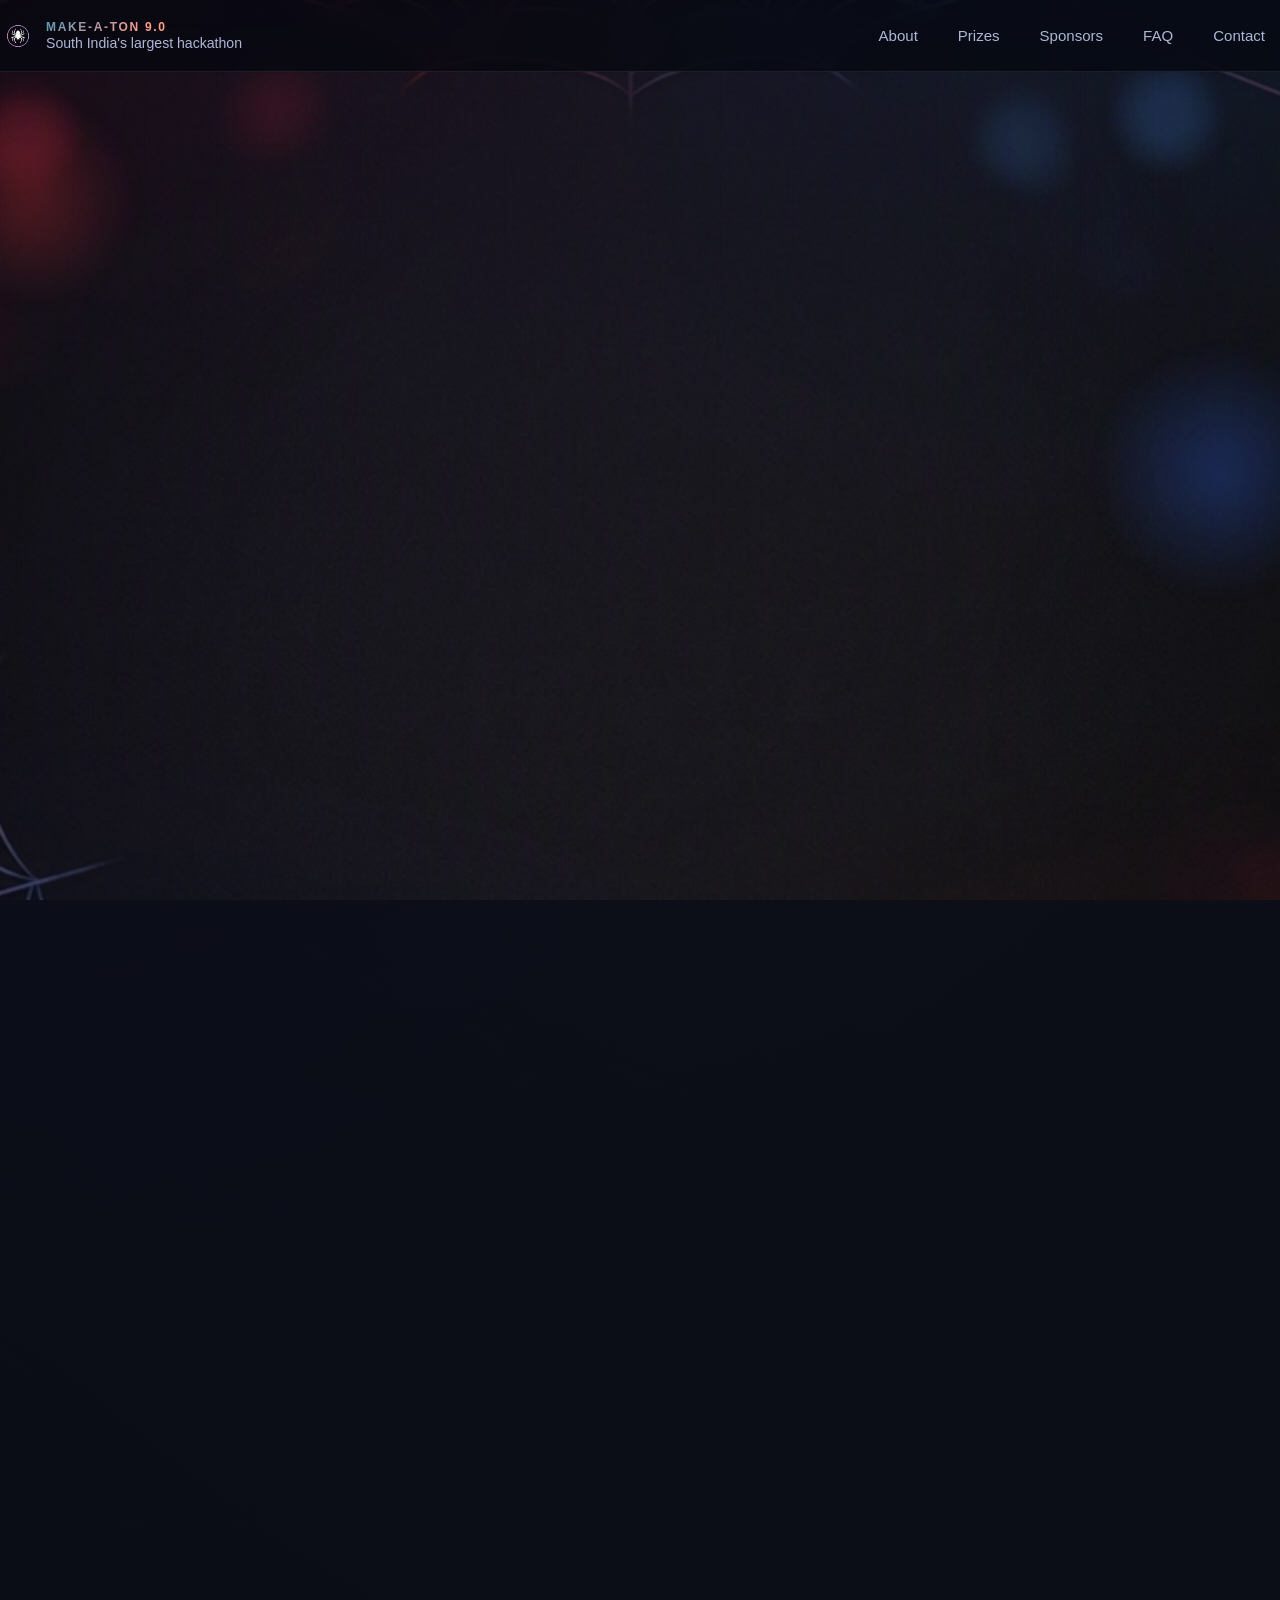
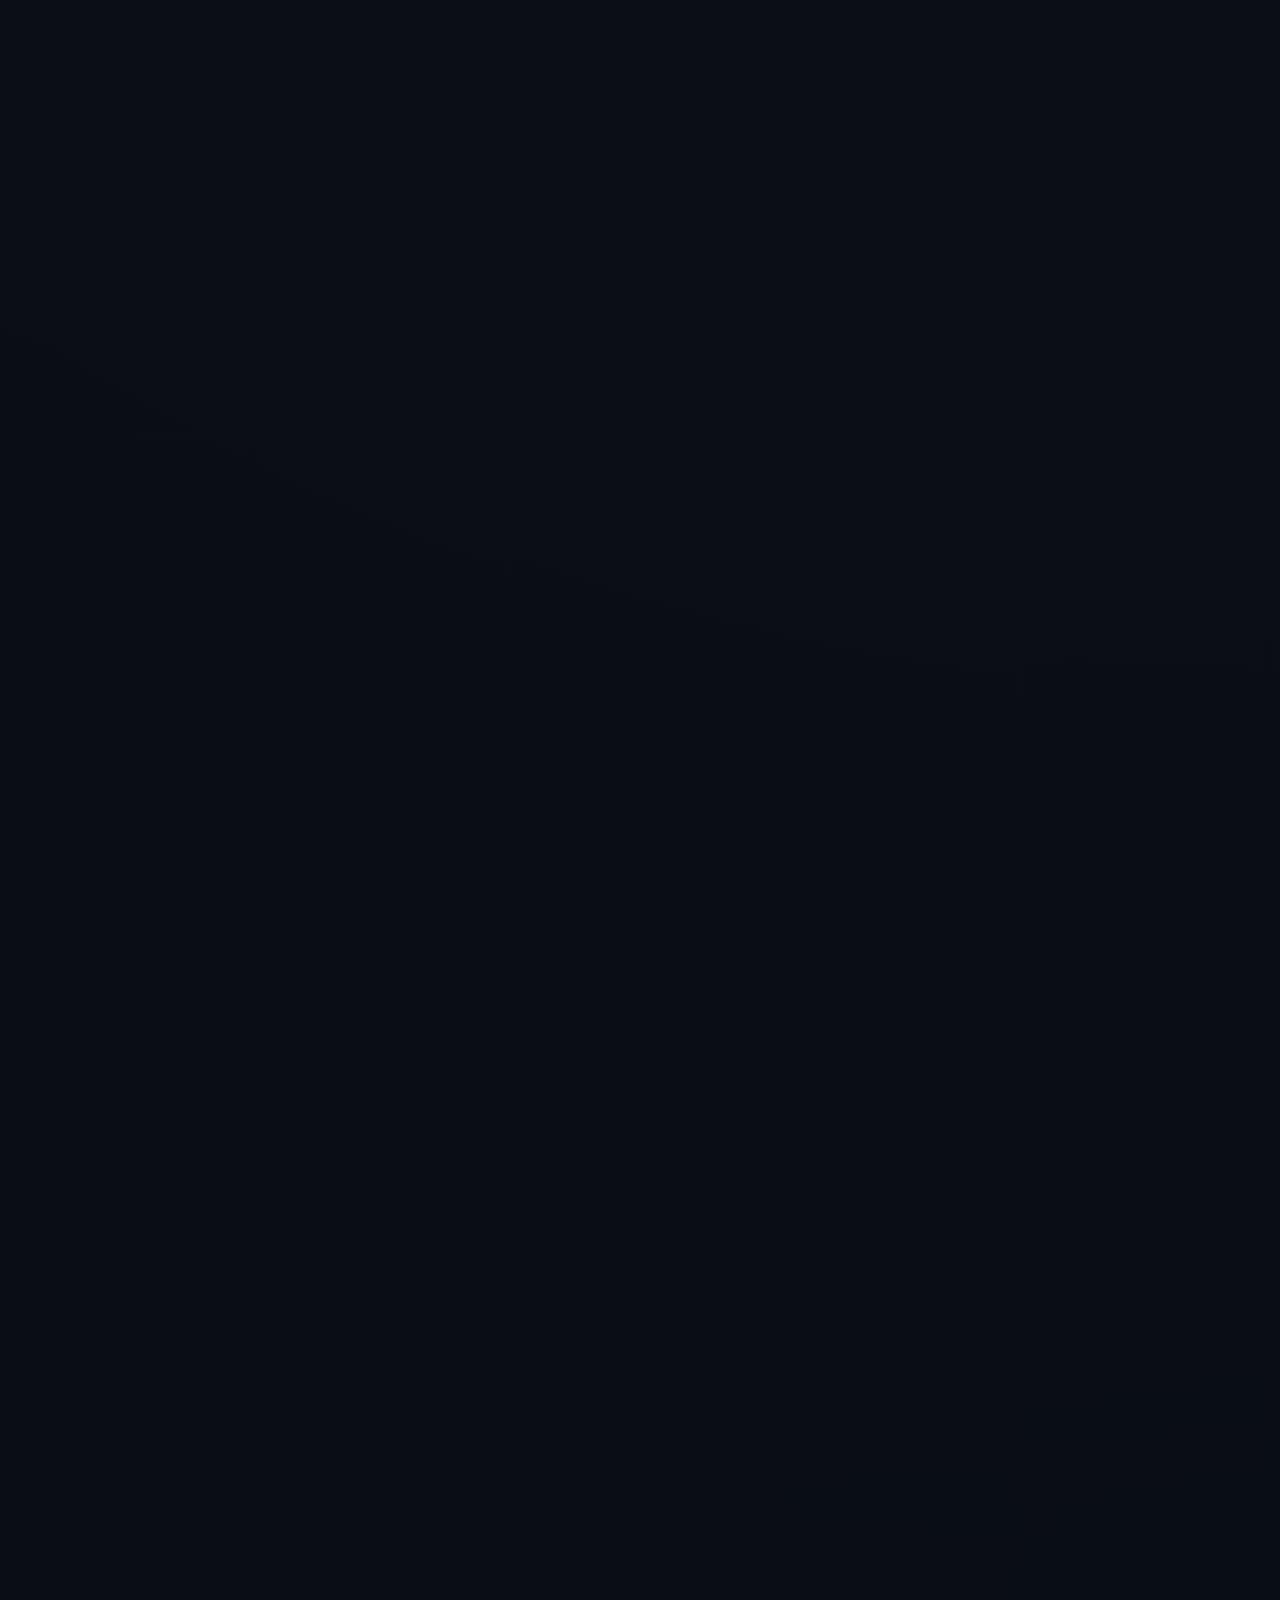
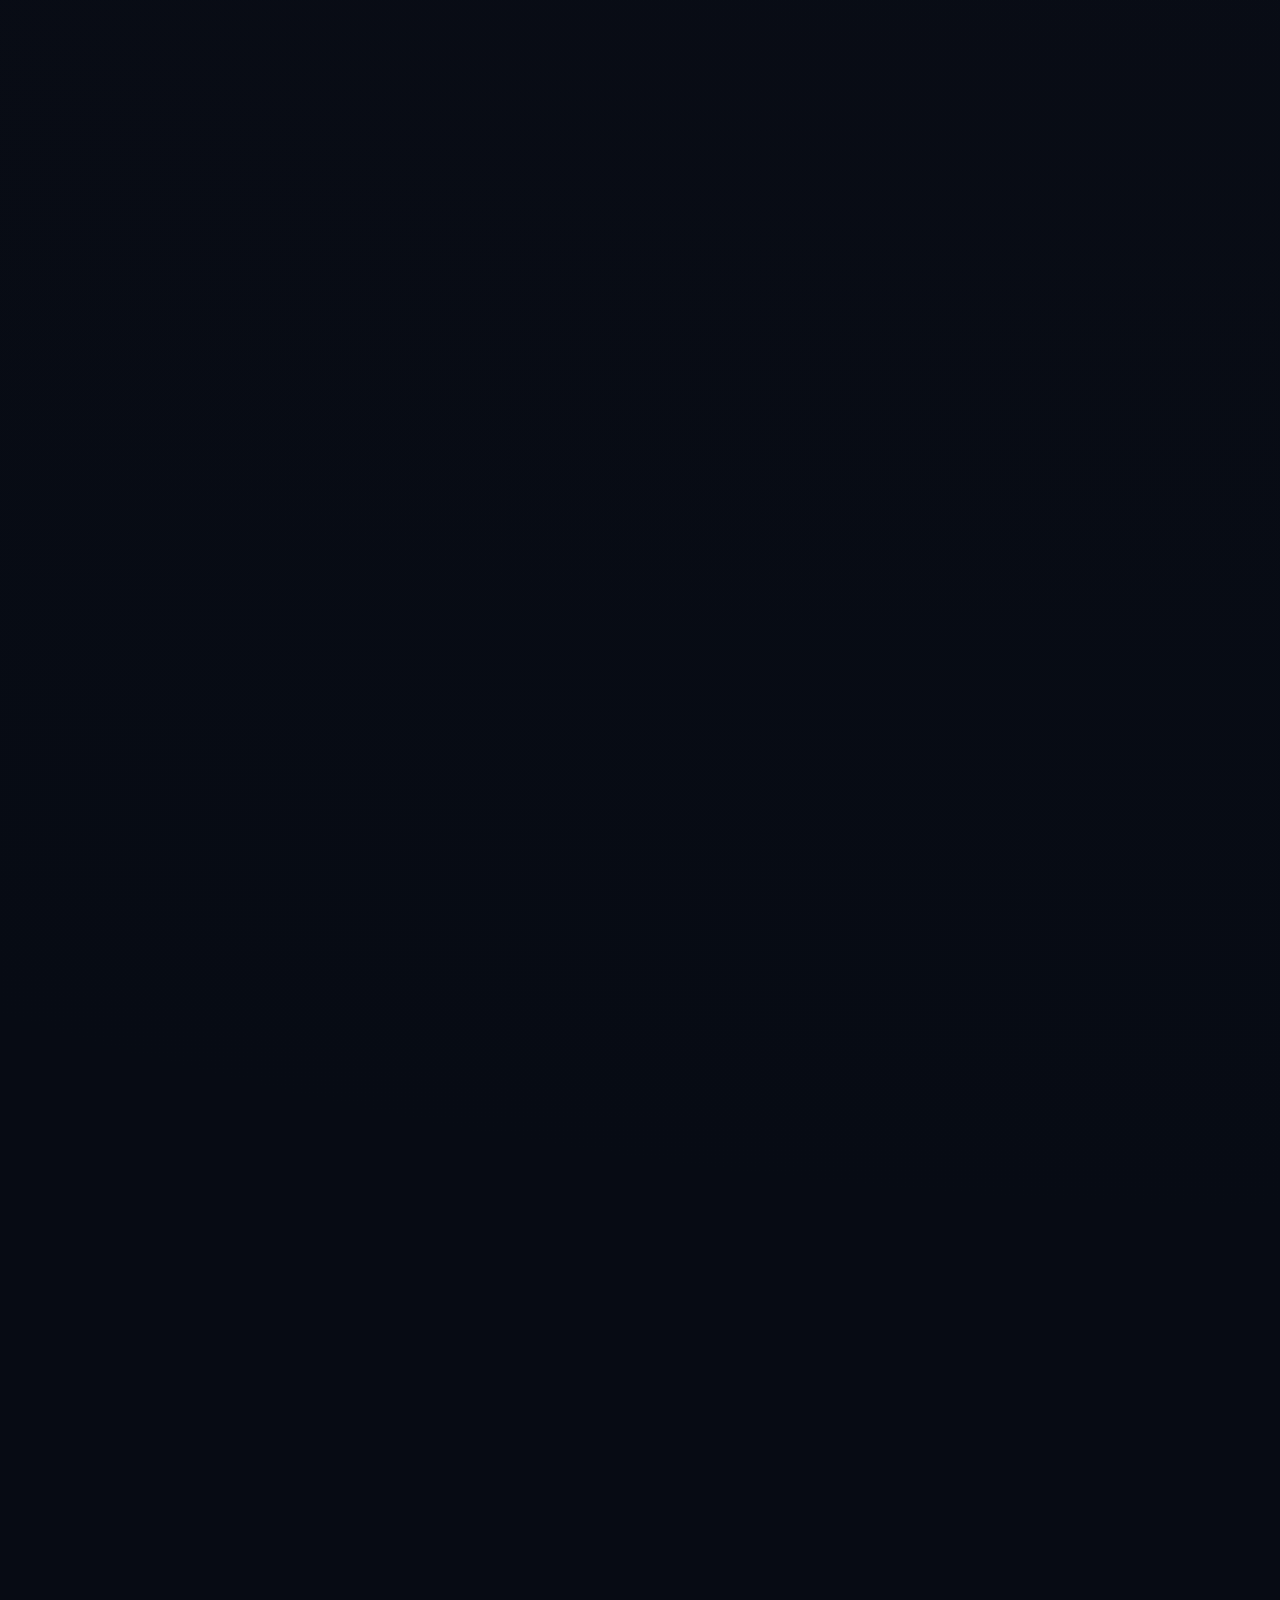
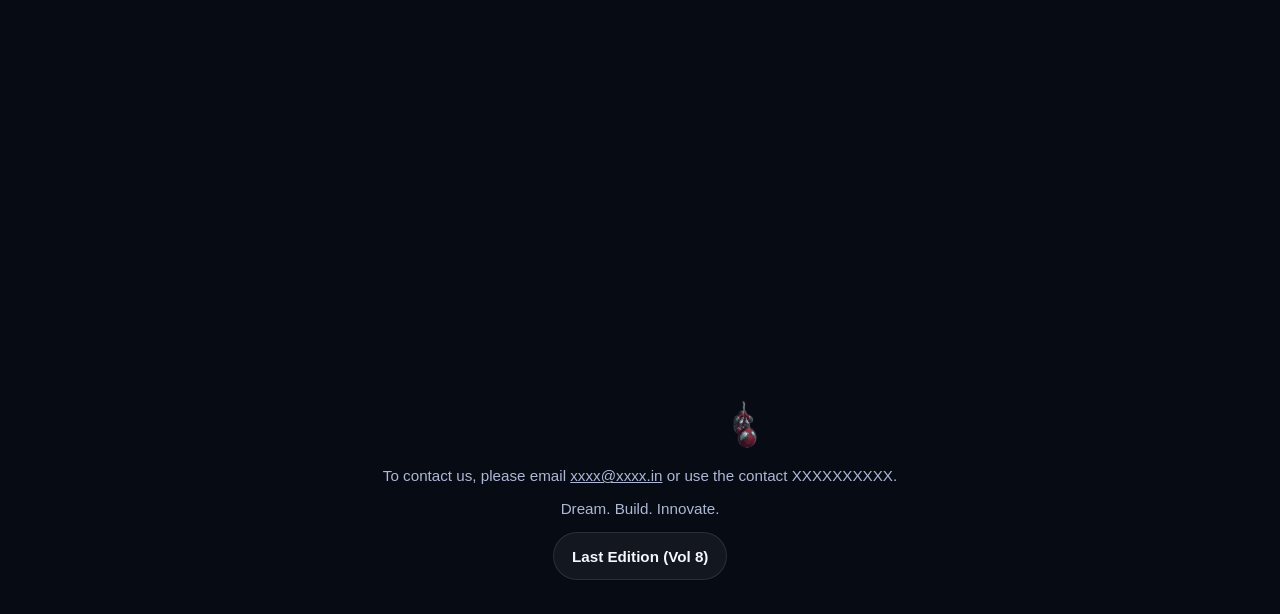
<file: index.html>
<!DOCTYPE html>
<html lang="en">
<head>
    <meta charset="UTF-8">
    <meta name="viewport" content="width=device-width, initial-scale=1.0">
    <title>Make-A-Ton 9.0 | South India's Largest Hackathon</title>
    <link rel="stylesheet" href="assets/styles.css">
    <link rel="stylesheet" href="assets/hero.css">
    <link rel="stylesheet" href="assets/sections.css">
    <link rel="stylesheet" href="assets/animations.css">
    <link rel="stylesheet" href="assets/responsive.css">
    <link rel="stylesheet" href="https://cdnjs.cloudflare.com/ajax/libs/font-awesome/6.4.0/css/all.min.css">
    <link href="https://fonts.googleapis.com/css2?family=Rajdhani:wght@600;700&display=swap" rel="stylesheet">
    </head>
<body>
    <div class="page-shell">
        <div class="ambient-orb orb-red" aria-hidden="true"></div>
        <div class="ambient-orb orb-blue" aria-hidden="true"></div>

        <header class="site-header">
    <div class="container header-inner">
        <a class="brand" href="#home" aria-label="Make-A-Ton home">
            <img class="brand-logo" src="assets/logo3.png" alt="Make-A-Ton Logo">
            <div class="brand-copy">
                <strong>MAKE-A-TON 9.0</strong>
                <span>South India's largest hackathon</span>
            </div>
        </a>
        
        <!-- Hamburger Button (Hidden on Desktop) -->
        <button class="mobile-menu-btn" aria-label="Toggle menu">
            <span class="hamburger-line"></span>
            <span class="hamburger-line"></span>
            <span class="hamburger-line"></span>
        </button>

        <nav class="nav-links" aria-label="Page sections">
            <a href="#intro">About</a>
            <a href="#prizes">Prizes</a>
            <a href="#sponsors">Sponsors</a>
            <a href="#faq">FAQ</a>
            <a href="#contact">Contact</a>
        </nav>
    </div>
</header>

        <main id="home" class="container">
            <section class="hero reveal">
                
                <div class="hero-grid">
                    <div class="hero-copy">
                        
                        <img src="assets/face.png" class="web-overlay web-top-left" alt="" aria-hidden="true">
                        <h4 class="hero-title">MAKE-A-T<img src="assets/O.png" alt="Spider A logo" class="title-spider-logo">N 9.0</h4>
                        <div class="eyebrow">Powered by xxx</div>
                        <!-- <p class="lead">
                            Make-A-Ton 9.0, where ideas become products.
                        </p> -->
                        <div class="hero-meta">
                            <div class="meta-pill"><i class="fa-solid fa-location-dot"></i> Location:
                            <span>CITTIC, CUSAT</span></div>
                            <div class="meta-pill"><i class="fa-solid fa-clock"></i> <span>24 hours of hacking</span></div>
                            <div class="meta-pill"><i class="fa-solid fa-spider"></i> <span>This time, Spider-verse inspired</span></div>
                        </div>
                        <div class="cta-row">
    <div class="spider-button-wrapper">
        <div class="spider-animator" aria-hidden="true"></div>
        <a class="btn btn-primary" href="submit-idea.html">Submit Your Idea</a>
    </div>
    
    <a class="btn btn-secondary" href="#prizes">See the prize pool</a>
</div>
                    </div>

                    <aside class="hero-card">
    <div class="hero-card-inner">
        <div class="event-chip">
            <img src="assets/logo3.png" alt="Make-A-Ton Logo" class="hero-card-logo">
            
            <div>
                <strong>Make-A-Ton 9.0</strong><br>
                <span class="muted-text">XX -XX August, 2026</span>
            </div>
        </div>


                            <div class="event-grid">
                                <div class="stat">
                                    <span class="value">XX+</span>
                                    <div class="label">colleges represented</div>
                                </div>
                                <div class="stat">
                                    <span class="value">XXX+</span>
                                    <div class="label">registrations</div>
                                </div>
                                <div class="stat">
                                    <span class="value">XX+</span>
                                    <div class="label">partners and sponsors</div>
                                </div>
                                <div class="stat">
                                    <span class="value">24 hrs</span>
                                    <div class="label">of nonstop innovation</div>
                                </div>
                            </div>
                        </div>
                    </aside>
                </div>
            </section>

            <section id="intro" class="section reveal">
                <div class="ghost-overlay" aria-hidden="true" data-variant="intro"></div>
                <div class="section-card section-card--intro relative-box">
                    <div class="section-head">
                        <div>
                            <div class="section-kicker">About</div>
                            <h2>Welcome to Make-A-Ton 9.0</h2>
                        </div>
                        <p>
                            The Centre for Innovation, Technology Transfer and Industrial Collaboration (CITTIC) has long nurtured startups and supported innovation across the student community at CUSAT. Make-A-Ton brings that spirit together into one high-energy 24-hour hackathon experience.
                        </p>
                    </div>
                    <div class="cards-grid">
                        <article class="info-card">
                            <h3>What is Make-A-Ton?</h3>
                            <p>Make-A-Ton is a 24-hour innovation sprint where students transform ambitious ideas into working prototypes. Teams collaborate, experiment, and solve real-world problems while learning from mentors and industry experts.</p>
                        </article>
                        <article class="info-card">
                            <h3>Why it matters</h3>
                            <p>From coding marathons to mentorship and networking, the event helps students turn ideas into prototypes and sometimes into startups.</p>
                        </article>
                        <article class="info-card">
                            <h3>Where it happens</h3>
                            <p>Hosted at CITTIC, CUSAT, the experience blends campus energy, industry exposure, and a strong innovation culture.</p>
                        </article>
                    </div>
                    <div class="cta-row">
                        <a class="btn btn-primary" href="past-projects.html">View Past Projects</a>
                        <a class="btn btn-secondary" href="submit-idea.html">Submit Your Idea</a>
                    </div>
                </div>
            </section>


            <section id="prizes" class="section reveal">
                <div class="ghost-overlay" aria-hidden="true" data-variant="prizes"></div>
                <div class="section-card section-card--prizes relative-box">
                    <div class="section-head">
                        <div>
                            <div class="section-kicker">Prizes</div>
                            <h2>Every great idea deserves recognition.</h2>
                        </div>
                        <p>
                            Winning isn't just about the prize money. Outstanding teams also gain visibility, networking opportunities, sponsor recognition, and potential internship opportunities.
                        </p>
                    </div>
                    <div class="cards-grid">
                        <article class="info-card">
                            <h3>Winner</h3>
                            <p>₹XXXXX cash prize and a showcase opportunity for the best overall solution.</p>
                        </article>
                        <article class="info-card">
                            <h3>Runner up</h3>
                            <p>₹XXXXX for the team that brings exceptional execution and innovation to the table.</p>
                        </article>
                        <article class="info-card">
                            <h3>Best product</h3>
                            <p>₹XXXXX for the most polished, practical, and impactful product experience.</p>
                        </article>
                        <article class="info-card">
                            <h3>Hack for XXXXX</h3>
                            <p>Special recognition for a solution that aligns with campus innovation and real-world impact.</p>
                        </article>
                    </div>
                    <div class="cta-row">
    <!--hover-and wrap!-->
    <div class="spider-hover-wrapper">
        <div class="spider-hover-animator" aria-hidden="true"></div>
        <a class="btn btn-primary" href="submit-idea.html">Submit Your Idea</a>
        </div>
        <a class="btn btn-secondary" href="sponsor-us.html">Sponsor Us</a>
        </div>
        </section>


            <section id="sponsors" class="section reveal">
                <div class="ghost-overlay" aria-hidden="true" data-variant="sponsors"></div>
                <div class="section-card section-card--partners relative-box">
                    <div class="section-head">
                        <div>
                            <div class="section-kicker">Partners</div>
                            <h2>Our partners and sponsors</h2>
                        </div>
                        <p>
                            Make-A-Ton is made possible by organizations that invest in student innovation, entrepreneurship, and technology. Together they help create an unforgettable experience for every participant.
                        </p>
                    </div>
                    <div class="partner-grid">
                        <article class="sponsor-card">
                            <h3>Title Sponsor</h3>
                            <p>Presented as the headline supporter of the event and its main showcase.</p>
                        </article>
                        <article class="sponsor-card">
                            <h3>Platinum Sponsor</h3>
                            <p>Elevates the experience with premium visibility and rewards for participants.</p>
                        </article>
                        <article class="sponsor-card">
                            <h3>Gold Sponsor</h3>
                            <p>Backs the hackathon experience through prizes, mentorship, and community outreach.</p>
                        </article>
                        <article class="sponsor-card">
                            <h3>Hackathon Partner</h3>
                            <p>Supports the build challenge, venue experience, and overall execution flow.</p>
                        </article>
                        <article class="sponsor-card">
                            <h3>Knowledge Partner</h3>
                            <p>Brings expert guidance and learning opportunities for student teams.</p>
                        </article>
                        <article class="sponsor-card">
                            <h3>Gifting Partner</h3>
                            <p>Offers swags, goodies, and celebratory rewards for the participants.</p>
                        </article>
                        <article class="sponsor-card">
                            <h3>Digital Security Partner</h3>
                            <p>Helps strengthen the cybersecurity and safety angle of the event experience.</p>
                        </article>
                        <article class="sponsor-card">
                            <h3>Community Partners</h3>
                            <p>Join the event as local champions, student clubs, and innovation advocates.</p>
                        </article>
                    </div>
                    <div class="cta-row">
                        <a class="btn btn-primary" href="sponsor-us.html">Sponsor Us</a>
                        <a class="btn btn-secondary" href="#hardware">See hardware</a>
                    </div>
                </div>
            </section>


            <section id="hardware" class="section reveal">
                <div class="ghost-overlay" aria-hidden="true" data-variant="hardware"></div>
                <div class="section-card section-card--hardware">
                    <div class="section-head">
                        <div>
                            <div class="section-kicker">Hardware</div>
                            <h2>Build Beyond Software</h2>
                        </div>
                        <p>
                            Since the official inventory is still pending, the below is a sample of the types of hardware that may be available for teams to use during the hackathon. The final list will be shared with the participants closer to the event date.
                        </p>
                    </div>
                    <div class="cards-grid">
                        <article class="hardware-card">
                            <h3>Prototyping kits</h3>
                            <p>Microcontroller starter kits, jumper wires, breadboards, and dev boards for rapid builds.</p>
                        </article>
                        <article class="hardware-card">
                            <h3>Connectivity devices</h3>
                            <p>Wi-Fi modules, Bluetooth peripherals, and USB accessories for hardware-backed demos.</p>
                        </article>
                        <article class="hardware-card">
                            <h3>Input and output</h3>
                            <p>Displays, sensors, buttons, LEDs, and other maker-friendly parts that teams can combine creatively.</p>
                        </article>
                    </div>
                </div>
            </section>

            <section id="why-join" class="section reveal">
                <div class="ghost-overlay" aria-hidden="true" data-variant="why-join"></div>
                <div class="section-card section-card--why relative-box">
                    <div class="section-head">
                        <div>
                            <div class="section-kicker">Why join</div>
                            <h2>Why You'll Love Make-A-Ton?</h2>
                        </div>
                        <p>
                            The event offers a mix of collaboration, mentorship, and high-stakes building that makes it a memorable experience for first-time and experienced participants alike.
                        </p>
                    </div>
                    <div class="cards-grid">
                        <article class="reason-card">
                            <ul class="bullet-list">
                                <li>Collaborate with talented students from across the country.</li>
                                <li>Learn from expert mentors who can help you sharpen both the concept and the execution.</li>
                                <li>Compete for prizes, swags, and leave with experience that goes far beyond a certificate.</li>
                            </ul>
                        </article>
                        <article class="reason-card">
                            <ul class="bullet-list">
                                <li>Grow your network with developers, designers, founders, and innovators.</li>
                                <li>Build an idea from scratch in just 24 hours.</li>
                                <li>🕸️ Find your universe. Build your future.</li>
                            </ul>
                        </article>
                    </div>
                </div>
            </section>

            <section id="faq" class="section reveal">
                <div class="section-card section-card--faq">
                    <div class="section-head">
                        <div>
                            <div class="section-kicker">FAQ</div>
                            <h2>Frequently asked questions</h2>
                        </div>
                        <p>Everything you need before you start building.</p>
                    </div>
                    <div class="faq-list">
                        <details open>
                            <summary>Is registration free?</summary>
                            <p>Yes, participation is free for registered teams and individual builders.</p>
                        </details>
                        <details>
                            <summary>Is this a team event?</summary>
                            <p>Yes, teams are encouraged, but individuals can also register and be matched with others.</p>
                        </details>
                        <details>
                            <summary>Is it only for CUSAT students?</summary>
                            <p>While it has strong roots at CUSAT, students from across India are welcome to participate.</p>
                        </details>
                        <details>
                            <summary>Will food and accommodation be provided?</summary>
                            <p>Accommodation and food arrangements are typically shared with participants closer to the event date.</p>
                        </details>
                        <details>
                            <summary>Is there a separate track for hardware projects?</summary>
                            <p>Yes, hardware and prototype-friendly ideas are welcome and encouraged.</p>
                        </details>
                        <details>
                            <summary>Am I a beginner? Is this for me?</summary>
                            <p>Absolutely. Beginners are welcome and often bring some of the best ideas to the table.</p>
                        </details>
                    </div>
                </div>
            </section>

            <section id="contact" class="section reveal">
                <div class="section-card section-card--contact">
                    <div class="section-head">
                        <div>
                            <div class="section-kicker">Contact</div>
                            <h2>Questions? We're Here to Help</h2>
                        </div>
                        <p>Reach out to the Make-A-Ton team for registrations, sponsorships, or any event details.</p>
                    </div>
                    <div class="contact-grid">
                        <div class="contact-card">
                            <h3>Get in touch</h3>
                            <p>Use the form below or email the team directly at <a href="mailto:contact@makeaton.in">contact@makeaton.in</a>.</p>
                            
                            
                            <form id="contactForm">
    <div id="formFields" class="contact-form-fields">
        <input type="text" placeholder="Name" aria-label="Name" required>
        <input type="text" placeholder="Contact number" aria-label="Contact number" required>
        <textarea placeholder="Your message" aria-label="Your message" required></textarea>
        <button class="btn btn-primary contact-form-submit" type="submit">Send Message</button>
    </div>
</form>

<div id="contactSuccess" class="contact-success-message">
    <i class="fa-solid fa-circle-check contact-success-icon"></i>
    <h3 class="contact-success-title">Message Sent!</h3>
    <p class="muted-text contact-success-copy">
        Thanks for reaching out. The Make-A-Ton team will get back to you soon.
    </p>
</div>

                        </div>
                        <div class="contact-card">
                            <h3>Sponsor Us</h3>
                            <p>Support the next edition of Make-A-Ton with prizes, mentorship, swags, or networking opportunities.</p>
                            <ul class="bullet-list">
                                <li>Partner with a student-first innovation event.</li>
                                <li>Reach a wide audience of builders and creators.</li>
                                <li>Get branding, visibility, and engagement opportunities.</li>
                            </ul>
                        </div>
                    </div>
                </div>
            </section>

        </main>

        <footer class="container">
    <div class="footer-row">
        <p>To contact us, please email <a href="mailto:xxxx@xxxx.in">xxxx@xxxx.in</a> or use the contact XXXXXXXXXX.</p>
        <p>Dream. Build. Innovate.</p>
        
        <!-- Wrapped Footer Button -->
        <div class="spider-footer-wrapper">
            <div class="spider-footer-animator" aria-hidden="true"></div>
            <a class="btn btn-secondary" href="last-edition.html">Last Edition (Vol 8)</a>
        </div>
        
    </div>
</footer>
    </div>

    <script>
        const observer = new IntersectionObserver((entries) => {
            entries.forEach((entry) => {
                entry.target.classList.toggle('is-visible', entry.isIntersecting);
            });
        }, { threshold: 0.14 });

        document.querySelectorAll('.reveal').forEach((element) => observer.observe(element));

    
        // Contact Form Interactive Handler
        document.getElementById('contactForm').addEventListener('submit', function(e) {
            e.preventDefault(); // Stops the page from reloading
            document.getElementById('formFields').style.display = 'none'; // Hides the inputs and button
            document.getElementById('contactSuccess').style.display = 'block'; // Reveals the success screen
        });

        // Mobile Scroll Hint Animation for Contact Section
        const contactGrid = document.querySelector('.contact-grid');
        let hasHinted = false; //only once

        if (contactGrid) {
            const scrollHintObserver = new IntersectionObserver((entries) => {
                entries.forEach(entry => {
                    // Check if -->on the screen, hasn't animated yet, and is on a mobile-sized window
                    if (entry.isIntersecting && !hasHinted && window.innerWidth <= 768) {
                        hasHinted = true;
                        
                        // Wait 1 second after it appears, then slide right
                        setTimeout(() => {
                            contactGrid.scrollBy({ left: 120, behavior: 'smooth' });
                            
                            // Wait a fraction of a second, then slide back to original position
                            setTimeout(() => {
                                contactGrid.scrollBy({ left: -120, behavior: 'smooth' });
                            }, 500); 
                        }, 1000);
                    }
                });
            }, { threshold: 0.5 }); // Triggers when 50% of the contact section is visible

            scrollHintObserver.observe(contactGrid);
        }

    
    const menuBtn = document.querySelector('.mobile-menu-btn');
    const navLinks = document.querySelector('.nav-links');
    const menuItems = document.querySelectorAll('.nav-links a');

    // Toggle menu open/close when clicking the hamburger
    menuBtn.addEventListener('click', () => {
        navLinks.classList.toggle('open');
        menuBtn.classList.toggle('open');
    });

    // Automatically close the menu when a link is clicked
    menuItems.forEach(item => {
        item.addEventListener('click', () => {
            navLinks.classList.remove('open');
            menuBtn.classList.remove('open');
        });
    });
    </script>
</body>
</html>
</file>
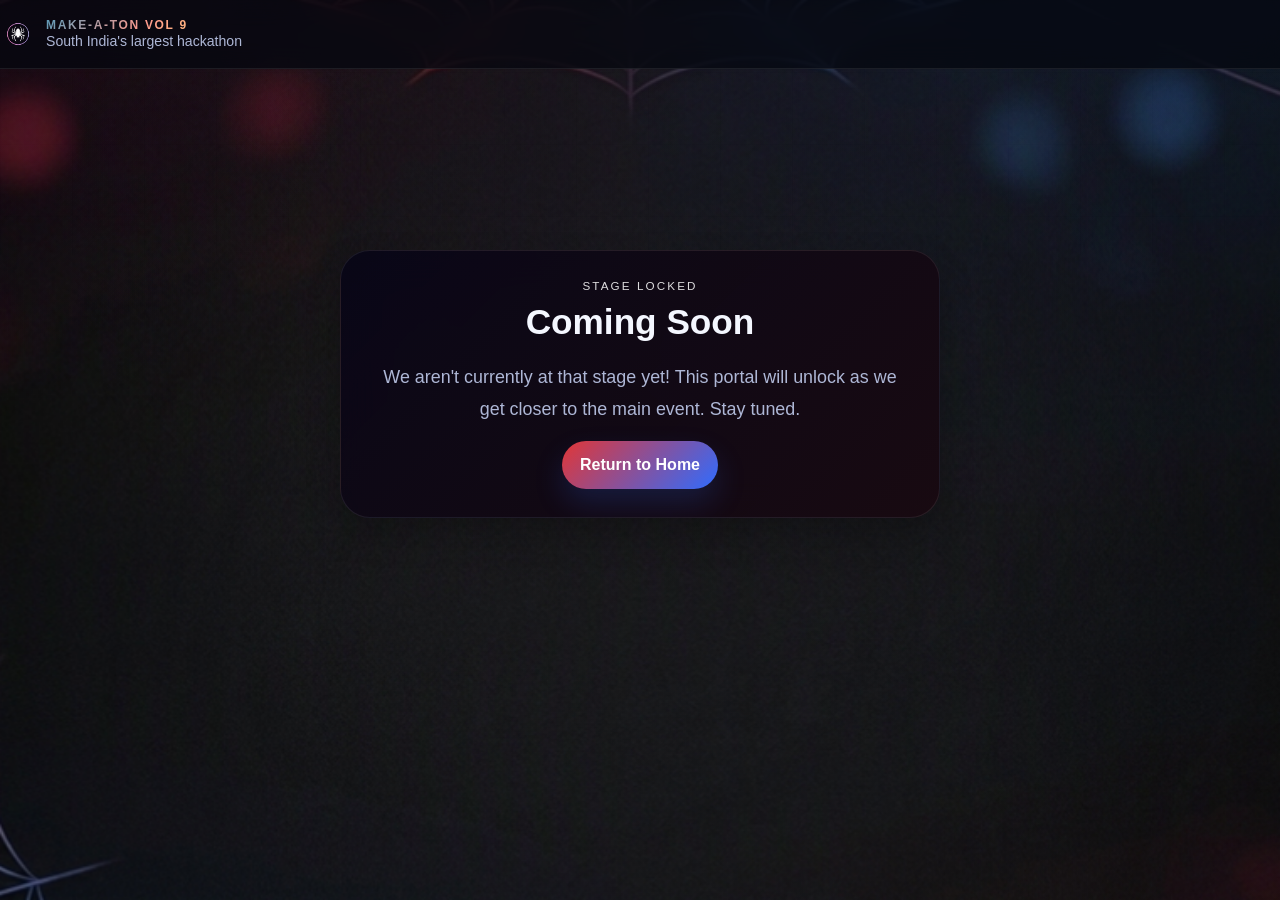
<file: last-edition.html>
<!DOCTYPE html>
<html lang="en">
<head>
    <meta charset="UTF-8">
    <meta name="viewport" content="width=device-width, initial-scale=1.0">
    <title>Coming Soon | Make-A-Ton Vol 9</title>
    <link rel="stylesheet" href="assets/styles.css">
    <link rel="stylesheet" href="assets/hero.css">
    <link rel="stylesheet" href="assets/sections.css">
</head>
<body>
    <div class="page-shell">
        <div class="ambient-orb orb-red" aria-hidden="true"></div>
        <div class="ambient-orb orb-blue" aria-hidden="true"></div>

        <header class="site-header">
    <div class="container header-inner">
        <a class="brand" href="index.html#home">
            <img src="assets/logo3.png" alt="Make-A-Ton Logo" class="brand-logo">
            
            <div class="brand-copy">
                <strong>MAKE-A-TON Vol 9</strong>
                <span>South India's largest hackathon</span>
            </div>
        </a>
    </div>
</header>

        <main class="container coming-soon-page">
    <div class="section-card coming-soon-card">
        <div class="section-kicker">Stage Locked</div>
        <h2 class="coming-soon-title">Coming Soon</h2>
        <p class="lead coming-soon-copy">
            We aren't currently at that stage yet! This portal will unlock as we get closer to the main event. Stay tuned.
        </p>
        <a class="btn btn-primary" href="index.html">Return to Home</a>
    </div>
</main>
    </div>
</body>
</html>
</file>
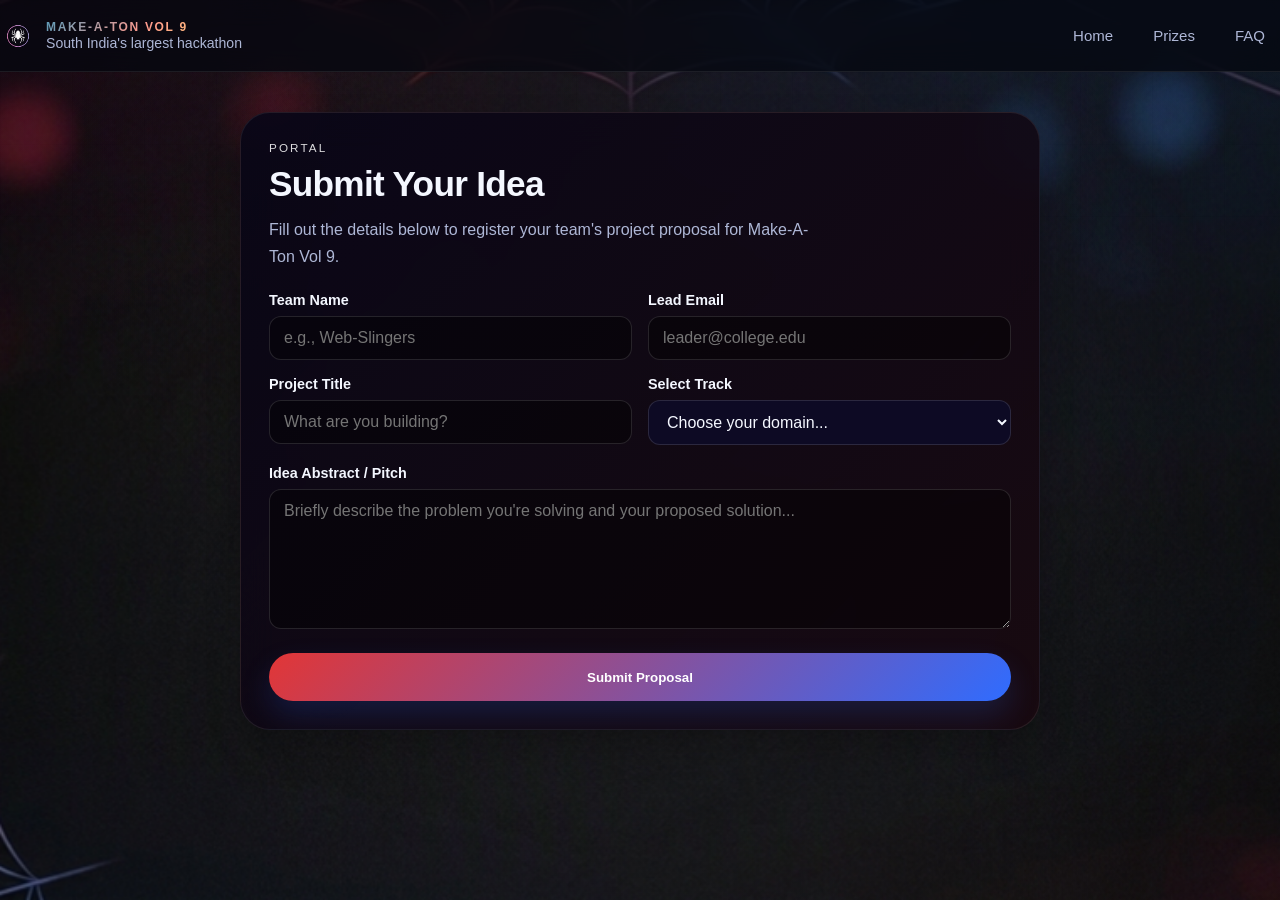
<file: submit-idea.html>
<!DOCTYPE html>
<html lang="en">
<head>
    <meta charset="UTF-8">
    <meta name="viewport" content="width=device-width, initial-scale=1.0">
    <title>Submit Your Idea | Make-A-Ton Vol 9</title>
    <link rel="stylesheet" href="assets/styles.css">
    <link rel="stylesheet" href="assets/hero.css">
    <link rel="stylesheet" href="assets/sections.css">
    <link rel="stylesheet" href="assets/responsive.css">
    <link rel="stylesheet" href="https://cdnjs.cloudflare.com/ajax/libs/font-awesome/6.4.0/css/all.min.css">
</head>
<body>
    <div class="page-shell">
        <div class="ambient-orb orb-red" aria-hidden="true"></div>
        <div class="ambient-orb orb-blue" aria-hidden="true"></div>

       <header class="site-header">
    <div class="container header-inner">
        <a class="brand" href="index.html#home" aria-label="Make-A-Ton home">
            <img src="assets/logo3.png" alt="Make-A-Ton Logo" class="brand-logo">
            
            <div class="brand-copy">
                <strong>MAKE-A-TON Vol 9</strong>
                <span>South India's largest hackathon</span>
            </div>
        </a>
        <nav class="nav-links" aria-label="Page sections">
            <a href="index.html#home">Home</a>
            <a href="index.html#prizes">Prizes</a>
            <a href="index.html#faq">FAQ</a>
        </nav>
    </div>
</header>

        <main class="container submit-idea-page">
    <section class="section-card submit-idea-card">
        <div class="section-head submit-idea-head">
            <div>
                <div class="section-kicker">Portal</div>
                <h2>Submit Your Idea</h2>
            </div>
            <p>Fill out the details below to register your team's project proposal for Make-A-Ton Vol 9.</p>
        </div>

        <form id="ideaForm" class="submit-idea-form">
    <div class="submit-idea-grid">
    <div>
        <label class="submit-idea-label" for="teamName">Team Name</label>
        <input id="teamName" class="submit-idea-input" type="text" placeholder="e.g., Web-Slingers" required>
    </div>

    <div>
        <label class="submit-idea-label" for="leadEmail">Lead Email</label>
        <input id="leadEmail" class="submit-idea-input" type="email" placeholder="leader@college.edu" required>
    </div>

    <div>
        <label class="submit-idea-label" for="projectTitle">Project Title</label>
        <input id="projectTitle" class="submit-idea-input" type="text" placeholder="What are you building?" required>
    </div>

    <div>
        <label class="submit-idea-label" for="track">Select Track</label>
        <select id="track" class="submit-idea-input submit-idea-select" required>
            <option value="" disabled selected>Choose your domain...</option>
            <option value="software">Software & Web/App Development</option>
            <option value="hardware">Hardware & Prototyping</option>
            <option value="ai">AI / Machine Learning</option>
            <option value="cusat">Hack for CUSAT</option>
        </select>
    </div>
</div>

<div>
    <label class="idea-form-label" for="ideaAbstract">Idea Abstract / Pitch</label>
    <textarea
        id="ideaAbstract"
        class="idea-form-textarea"
        placeholder="Briefly describe the problem you're solving and your proposed solution..."
        required
    ></textarea>
</div>

<button class="btn btn-primary idea-form-submit" type="submit">Submit Proposal</button>

<div id="successMsg" class="idea-success-message">
    <i class="fa-solid fa-circle-check idea-success-icon"></i>
    <h3 class="idea-success-title">Idea Submitted Successfully!</h3>
    <p class="lead idea-success-copy">
        Your proposal has been logged into the Make-A-Ton network. Check your inbox soon for confirmation details.
    </p>
    <a class="btn btn-secondary" href="index.html">Back to Home</a>
</div>
            </section>
        </main>
    </div>

    <script>
        // Simple frontend script to toggle form view into a success state on submit
        document.getElementById('ideaForm').addEventListener('submit', function(e) {
            e.preventDefault();
            this.style.display = 'none';
            document.getElementById('successMsg').style.display = 'block';
        });
    </script>
</body>
</html>
</file>
<file: assets/styles.css>
:root {
            --bg: #070b14;
            --bg-soft: #0d1426;
            --panel: rgba(11, 18, 34, 0.82);
            --panel-strong: rgba(16, 25, 47, 0.94);
            --text: #f4f7ff;
            --muted: #aeb7d6;
            --red: #e23636;
            --blue: #2f6cff;
            --line: rgba(255, 255, 255, 0.1);
            --shadow: 0 20px 60px rgba(0, 0, 0, 0.35);
            --radius-xl: 30px;
            --radius-lg: 22px;
            --radius-md: 16px;
            --content-width: 1180px;
        }

        * {
            box-sizing: border-box;
        }

        html {
            scroll-behavior: smooth;
        }

        body {
        margin: 0;
        color: var(--text);
        background:
         radial-gradient(circle at top left, rgba(14, 8, 46, 0.22), transparent 26%),
         radial-gradient(circle at top right, rgba(26, 31, 42, 0.2), transparent 80%),
         radial-gradient(circle at 50% 0%, rgba(53, 17, 17, 0.08), transparent 72%),
         url("gen2.png") center/cover no-repeat fixed #070b14; 
        font-family: "Segoe UI", Tahoma, Geneva, Verdana, sans-serif;
        overflow-x: hidden;
        }

        body::before {
        content: "";
        position: fixed;
        inset: 0;
        pointer-events: none;
        background-image:
        linear-gradient(rgba(10, 1, 1, 0.04) 1px, transparent 1px),
        linear-gradient(90deg, rgba(9, 1, 1, 0.04) 1px, transparent 1px);
        background-size: 72px 72px;
        -webkit-mask-image: linear-gradient(180deg, rgba(0, 0, 0, 0.4), transparent 75%);
        mask-image: linear-gradient(180deg, rgba(0, 0, 0, 0.4), transparent 75%);
        opacity: 0.45;
        }

        a {
            color: inherit;
        }

        .muted-text {
            color: var(--muted);
        }

        .page-shell {
            position: relative;
            min-height: 100vh;
        }

        .hero-title {
            font-size: clamp(2.8rem, 6.2vw, 4.8rem);
            font-weight: 900;
            letter-spacing: 0.04em;
            color: #ffffff;
            display: inline-flex;
            align-items: center;
            justify-content: flex-start;
            flex-wrap: nowrap;
            white-space: nowrap;
            text-shadow: 0 0 16px rgba(226, 54, 54, 0.16);
            line-height: 0.95;
        }

        .title-spider-logo {
            height: 0.9em;
            width: auto;
            margin: 0 0.08em;
            filter: drop-shadow(0 0 10px rgba(226, 54, 54, 0.35));
            flex-shrink: 0;
        }

        .relative-box {
            position: relative;
            overflow: visible;
        }

        .character-cutout {
            position: absolute;
            top: -68px;
            right: 16px;
            width: 160px;
            height: auto;
            pointer-events: none;
            z-index: 3;
            filter: drop-shadow(0 10px 24px rgba(0, 0, 0, 0.75));
        }

        .web-divider {
            width: 100%;
            display: flex;
            justify-content: center;
            margin: -10px 0 28px;
            pointer-events: none;
        }

        .web-divider img {
            width: min(100%, 800px);
            opacity: 0.5;
        }

        .container {
            width: min(calc(100% - 32px), var(--content-width));
            margin: 0 auto;
            position: relative;
            z-index: 1;
        }

        .site-header {
            position: sticky;
            top: 0;
            z-index: 20;
            border-bottom: 1px solid rgba(255, 255, 255, 0.08);
            background: rgba(5, 8, 16, 0.74);
            -webkit-backdrop-filter: blur(14px);
            backdrop-filter: blur(14px);
        }

        .header-inner {
            display: flex !important;
            flex-direction: row !important;
            align-items: center!important;
            justify-content: space-between!important;
            gap: 16px;
            padding: 16px 0;
        }

        .brand {
            display: flex;
            align-items: center;
            gap: 10px;
            text-decoration: none;
        }

        .brand-mark {
            width: 44px;
            height: 44px;
            border-radius: 14px;
            background:
                radial-gradient(circle at 35% 35%, rgba(255, 255, 255, 0.9), rgba(255, 255, 255, 0) 18%),
                linear-gradient(135deg, var(--red), var(--blue));
            position: relative;
            box-shadow: var(--shadow);
        }

        .brand-mark::before,
        .brand-mark::after {
            content: "";
            position: absolute;
            inset: 10px;
            border-radius: 999px;
            border: 2px solid rgba(255, 255, 255, 0.88);
        }

        .brand-mark::after {
            inset: 16px;
            border-width: 1px;
            opacity: 0.8;
        }

        .brand-copy strong {
            display: block;
            letter-spacing: 0.14em;
            text-transform: uppercase;
            font-size: 0.75rem;
            font-weight: 700;
            background: linear-gradient(135deg, #5b9bb9, #ff9a8d, #ffd56b);
            -webkit-background-clip: text;
            background-clip: text;
            color: transparent;
        }

        .brand-copy span {
            color: var(--muted);
            font-size: 0.88rem;
        }

        .title {
            margin: 18px 0 14px;
            font-size: clamp(3rem, 7vw, 6.25rem);
            line-height: 0.95;
            text-transform: uppercase;
            letter-spacing: 0.06em;
            color: transparent;
            background: linear-gradient(135deg, #6fd2ff, #ffd97d, #ff6978);
            -webkit-background-clip: text;
            background-clip: text;
            text-shadow: 0 18px 40px rgba(0, 0, 0, 0.24);
        }

        

        .nav-links {
            display: flex;
            flex-wrap: wrap;
            justify-content: flex-end;
            gap: 10px;
        }

        .nav-links a {
            text-decoration: none;
            color: var(--muted);
            padding: 10px 14px;
            border-radius: 999px;
            border: 1px solid transparent;
            transition: 180ms ease;
            font-size: 0.94rem;
        }

        .nav-links a:hover,
        .nav-links a:focus-visible {
            color: var(--text);
            border-color: rgba(255, 255, 255, 0.14);
            background: rgba(255, 255, 255, 0.05);
            outline: none;
        }

        .hero::before,
        .section-card::before {
            content: "";
            position: absolute;
            inset: -8%;
            background-repeat: no-repeat;
            background-position: center;
            background-size: cover;
            opacity: 0.06;
            pointer-events: none;
            z-index: 0;
            filter: saturate(0.8) contrast(1.04);
        }

        .hero > *,
        .section-card > * {
            position: relative;
            z-index: 1;
        }

        .title {
            margin: 18px 0 14px;
            font-size: clamp(3rem, 7vw, 6.25rem);
            line-height: 0.95;
            text-transform: uppercase;
            letter-spacing: 0.06em;
        }

        .title .spider-a {
            display: inline-grid;
            place-items: center;
            width: 0.92em;
            height: 0.92em;
            margin: 0 0.02em;
            border-radius: 999px;
            background: linear-gradient(135deg, var(--red), var(--blue));
            box-shadow: 0 0 0 0.08em rgba(255, 255, 255, 0.14) inset;
            position: relative;
            vertical-align: middle;
        }

        .title .spider-a::before,
        .title .spider-a::after {
            content: "";
            position: absolute;
            left: 50%;
            top: 50%;
            width: 56%;
            height: 1.5px;
            background: rgba(255, 255, 255, 0.9);
            transform: translate(-50%, -50%) rotate(18deg);
            transform-origin: center;
        }

        .title .spider-a::after {
            transform: translate(-50%, -50%) rotate(-18deg);
        }


        .sr-only {
            position: absolute;
            width: 1px;
            height: 1px;
            padding: 0;
            margin: -1px;
            overflow: hidden;
            clip: rect(0, 0, 0, 0);
            white-space: nowrap;
            border: 0;
        }

    


.event-chip {
    display: flex;
    flex-direction: column; 
    align-items: flex-start; /* Aligns them to the left */
    width: 100%;
    gap: 16px;
    padding: 0 4px;
    background: transparent;
    border: none;
}

.event-chip strong {
    font-size: 1.35rem; 
    display: block;
    margin-bottom: 6px;
    color: #ffffff;
    white-space: nowrap; 
}

.event-chip .muted-text {
    font-size: 0.95rem;
    line-height: 1.6;
    color: var(--muted);
    display: block;
}
    
        .btn {
            display: inline-flex;
            align-items: center;
            justify-content: center;
            gap: 10px;
            min-height: 48px;
            padding: 0 18px;
            border-radius: 999px;
            text-decoration: none;
            font-weight: 700;
            transition: transform 180ms ease, box-shadow 180ms ease, background 180ms ease;
            will-change: transform;
        }

        .btn:hover,
        .btn:focus-visible {
            transform: translateY(-2px);
            outline: none;
        }

        .btn-primary {
            color: #fff;
            background: linear-gradient(135deg, var(--red), var(--blue));
            box-shadow: 0 14px 30px rgba(47, 108, 255, 0.18);
        }

        .btn-secondary {
            color: var(--text);
            background: rgba(255, 255, 255, 0.05);
            border: 1px solid rgba(255, 255, 255, 0.1);
        }

        .logo-tile {
            min-width: 140px;
            display: grid;
            place-items: center;
            text-align: center;
            aspect-ratio: 1.35;
            border-radius: 18px;
            background:
                radial-gradient(circle at top, rgba(47, 108, 255, 0.16), transparent 45%),
                rgba(255, 255, 255, 0.05);
            border: 1px solid rgba(255, 255, 255, 0.08);
            color: #fff;
            font-weight: 700;
            letter-spacing: 0.06em;
        }

        .logo-tile small {
            color: var(--muted);
            font-weight: 500;
            letter-spacing: normal;
            margin-top: 6px;
            display: block;
        }

        .page-links {
            display: grid;
            grid-template-columns: repeat(2, minmax(0, 1fr));
            gap: 14px;
        }

        .section:nth-of-type(odd) .section-card {
            background: linear-gradient(180deg, rgba(13, 20, 38, 0.9), rgba(8, 12, 20, 0.88));
        }

        .mobile-only {
            display: none;
        }

        .decor-grid {
            display: grid;
            gap: 14px;
        }

        .poster {
            border-radius: 24px;
            padding: 18px;
            background:
                linear-gradient(135deg, rgba(169, 52, 52, 0.16), rgba(47, 108, 255, 0.14)),
                rgba(255, 255, 255, 0.04);
            border: 1px solid rgba(255, 255, 255, 0.08);
            position: relative;
            overflow: hidden;
        }

        .poster::after {
            content: "";
            position: absolute;
            inset: auto -10% -35% auto;
            width: 240px;
            height: 240px;
            border-radius: 999px;
            background: radial-gradient(circle, rgba(255, 255, 255, 0.18), transparent 62%);
            filter: blur(6px);
        }

        .poster-top {
            display: flex;
            align-items: center;
            justify-content: space-between;
            gap: 16px;
        }

        .mini-badge {
            font-size: 0.75rem;
            letter-spacing: 0.16em;
            text-transform: uppercase;
            color: var(--muted);
        }

        footer {
            padding: 18px 0 34px;
            color: var(--muted);
            text-align: center;
            font-size: 0.95rem;
        }


.coming-soon-page {
    display: grid;
    place-items: center;
    min-height: 70vh;
    text-align: center;
}

.coming-soon-card {
    max-width: 600px;
    width: 100%;
    padding: 40px;
}

.coming-soon-title {
    margin: 10px 0 20px;
    font-size: 2.2rem;
}

.coming-soon-copy {
    margin-bottom: 30px;
}




.idea-form-label {
    display: block;
    margin-bottom: 8px;
    font-weight: 600;
    font-size: 0.9rem;
}

.idea-form-textarea {
    width: 100%;
    border: 1px solid rgba(255, 255, 255, 0.12);
    background: rgba(0, 0, 0, 0.4);
    color: var(--text);
    padding: 12px 14px;
    border-radius: 12px;
    font: inherit;
    min-height: 140px;
    resize: vertical;
}

.idea-form-submit {
    width: 100%;
    cursor: pointer;
    border: none;
}

.idea-success-message {
    display: none;
    text-align: center;
    padding: 40px 0;
}

.idea-success-icon {
    font-size: 3rem;
    color: #4ade80;
    margin-bottom: 16px;
}

.idea-success-title {
    font-size: 1.8rem;
    margin-bottom: 10px;
}

.idea-success-copy {
    margin: 0 auto 20px;
    max-width: 45ch;
}

.submit-idea-page {
    padding: 40px 0 80px;
}

.submit-idea-card {
    max-width: 800px;
    margin: 0 auto;
}

.submit-idea-head {
    margin-bottom: 30px;
}

.submit-idea-form {
    display: grid;
    gap: 20px;
}

.submit-idea-grid {
    display: grid;
    grid-template-columns: 1fr 1fr;
    gap: 16px;
}

.submit-idea-label {
    display: block;
    margin-bottom: 8px;
    font-weight: 600;
    font-size: 0.9rem;
}

.submit-idea-input {
    width: 100%;
    border: 1px solid rgba(255, 255, 255, 0.12);
    background: rgba(0, 0, 0, 0.4);
    color: var(--text);
    padding: 12px 14px;
    border-radius: 12px;
    font: inherit;
}

.submit-idea-label {
    display: block;
    margin-bottom: 8px;
    font-weight: 600;
    font-size: 0.9rem;
}

.submit-idea-input {
    width: 100%;
    border: 1px solid rgba(255, 255, 255, 0.12);
    background: rgba(0, 0, 0, 0.4);
    color: var(--text);
    padding: 12px 14px;
    border-radius: 12px;
    font: inherit;
}

.submit-idea-select {
    background: rgba(14, 11, 39, 0.92);
}


.contact-form-fields {
    display: grid;
    gap: 12px;
}

.contact-form-submit {
    cursor: pointer;
    border: none;
}

.contact-success-message {
    display: none;
    text-align: center;
    padding: 30px 0;
}

.contact-success-icon {
    font-size: 2.5rem;
    color: #4ade80;
    margin-bottom: 12px;
}

.contact-success-title {
    font-size: 1.5rem;
    margin-bottom: 8px;
}

.contact-success-copy {
    margin: 0;
}
.brand-logo {
    width: 44px;
    height: 44px;
    object-fit: contain;
    border-radius: 14px;
}




.hero-chip-logo {
    width: 60px;
    height: 60px;
    object-fit: contain;
    border-radius: 50%;
}




.hero-title {
    font-family: 'Rajdhani', sans-serif; 
    font-size: clamp(2.2rem, 8vw, 4.5rem); 
    text-transform: uppercase;
    display: flex;
    align-items: center;
    gap: 4px;
    white-space: nowrap; 
}
.title-spider-logo {
    height: 1em; 
    width: auto;
}



.event-chip strong {
    font-family: 'Orbitron', sans-serif; 
    font-size: 1.3rem; /*size*/
    letter-spacing: 1px; /*optional spacing */
}
.hero-card-logo {
    width: 100px; /* to make the spider logo bigger or smaller */
    height: 100px; /* Keep this the same as the width to maintain a perfect square/circle */
    object-fit: contain; /* Prevents the image from stretching weirdly */
    margin-bottom: 12px; /* a little breathing room between the logo and the text */
}





.brand-logo {
    width: 36px; /* A standard size for nav bar logos, adjust as needed */
    height: 36px;
    object-fit: contain;
}



.header-inner {
    display: flex ;
    flex-direction: row ;
    justify-content: space-between ;
    align-items: center ;
    width: 100%;
}
</file>
<file: assets/hero.css>
.hero {
            padding: 78px 0 42px;
            position: relative;
            overflow: hidden;
            isolation: isolate;
        }

.hero-title-image {
            display: block;
            width: min(100%, 520px);
            margin: 1rem 0 1.25rem;
            filter: drop-shadow(0 18px 40px rgba(0, 0, 0, 0.32));
            border-radius: 24px;
            object-fit: contain;
        }

.hero-title-image {
            display: block;
            width: min(100%, 460px);
            margin: 1rem 0 1.25rem;
            filter: drop-shadow(0 20px 45px rgba(0, 0, 0, 0.28));
            border-radius: 24px;
            object-fit: contain;
        }

.hero-copy {
            padding: 28px 0;
        }

.eyebrow {
            display: inline-flex;
            align-items: center;
            gap: 10px;
            color: #fff;
            letter-spacing: 0.16em;
            text-transform: uppercase;
            font-size: 0.75rem;
            padding: 10px 14px;
            border-radius: 999px;
            border: 1px solid rgba(255, 255, 255, 0.12);
            background: rgba(255, 255, 255, 0.04);
        }

.eyebrow::before {
            content: "";
            width: 10px;
            height: 10px;
            border-radius: 999px;
            background: linear-gradient(135deg, var(--red), var(--blue));
            box-shadow: 0 0 18px rgba(226, 54, 54, 0.55);
        }

.hero-card,
.sponsor-rail {
            display: grid;
            grid-template-columns: repeat(6, minmax(140px, 1fr));
            gap: 14px;
            overflow-x: auto;
            padding-bottom: 6px;
        }

.sponsor-rail::-webkit-scrollbar {
            height: 8px;
        }

.sponsor-rail::-webkit-scrollbar-thumb {
            background: rgba(255, 255, 255, 0.16);
            border-radius: 999px;
        }

.hero-card {
    position: relative;
    padding: 22px;
    border-radius: var(--radius-xl);
    background: linear-gradient(135deg, rgba(14, 11, 39, 0.92), rgba(25, 9, 16, 0.88));
    border: 1px solid rgba(41, 5, 5, 0.08);
    box-shadow: 0 18px 40px rgba(0, 0, 0, 0.22);
    overflow: hidden;
    margin-top: -40px; 
}

.hero-card-inner {
    position: relative;
    display: flex;
    flex-direction: column;
    gap: 24px; 
    width: 100%;
}

.hero-grid {
            display: grid;
            grid-template-columns: minmax(40px, .65fr) minmax(300px, 0.30fr);
            gap: 55px;
            align-items: center;
        }

.hero-meta {
            display: flex;
            flex-wrap: wrap;
            gap: 12px;
            margin: 24px 0 0;
        }

.meta-pill {
            display: inline-flex;
            align-items: center;
            gap: 10px;
            padding: 12px 14px;
            border-radius: 999px;
            background: rgba(255, 255, 255, 0.05);
            border: 1px solid rgba(255, 255, 255, 0.08);
            color: var(--text);
        }

.meta-pill span {
            color: var(--muted);
        }

.lead {
            max-width: 62ch;
            color: var(--muted);
            font-size: clamp(1rem, 1.9vw, 1.12rem);
            line-height: 1.75;
            margin: 0 0 16px;
        }

.event-grid {
    display: grid;
    grid-template-columns: repeat(2, 1fr); /* Forces exactly two equal-width columns */
    gap: 14px;
    width: 100%;
}

.stat {
    padding: 20px 16px;
    border-radius: var(--radius-lg);
    background: rgba(255, 255, 255, 0.04);
    border: 1px solid rgba(255, 255, 255, 0.08);
    display: flex;
    flex-direction: column;
    justify-content: center;
    width: 100%; /* Stretches the stat boxes to fill the grid columns evenly */
}

.stat .value {
    display: block;
    font-size: clamp(1.4rem, 2.5vw, 1.8rem);
    font-weight: 800;
    margin-bottom: 4px;
}

.stat .label {
    color: var(--muted);
    line-height: 1.4;
    font-size: 0.9rem;
}

.cta-row {
            display: flex;
            flex-wrap: wrap;
            gap: 12px;
            margin-top: 24px;
        }

.scribble {
    width: 60px;
    height: 60px;
    border-radius: 999px;
    background: 
        radial-gradient(circle at 48% 40%, rgba(255, 255, 255, 0.92), rgba(255, 255, 255, 0) 18%),
        linear-gradient(135deg, var(--red), var(--blue));
    position: relative;
    flex: 0 0 auto;
    box-shadow: 0 8px 20px rgba(226, 54, 54, 0.25); 
}

.scribble::before,
.scribble::after {
    content: "";
    position: absolute;
    inset: 10px; 
    border: 2px solid rgba(255, 255, 255, 0.9);
    border-radius: 999px;
}

.scribble::after {
    inset: 18px;
    opacity: 0.65;
}
</file>
<file: assets/sections.css>
.section {
    padding: 26px 0;
}

section {
    position: relative;
    overflow: hidden;
}

section .section-card,
section .hero-grid,
section .hero-copy,
section .hero-card {
    position: relative;
    z-index: 1;
}

section.is-visible .ghost-overlay {
    opacity: 0.24;
    transform: translateY(0);
}


.section-card {
    padding: 28px;
    border-radius: var(--radius-xl);
    background: linear-gradient(135deg, rgba(8, 6, 23, 0.92), rgba(25, 9, 16, 0.88));
    border: 1px solid rgba(255, 255, 255, 0.08); 
    box-shadow: 0 16px 34px rgba(0, 0, 0, 0.22);
    overflow: hidden;
    -webkit-backdrop-filter: blur(18px);
    backdrop-filter: blur(18px);
}


.section-card::before {
    content: ""; 
    position: absolute;
    inset: 0;
    background-repeat: no-repeat;
    background-position: center;
    background-size: cover;
    opacity: 0.1; /* Set to 10% */
    pointer-events: none;
    z-index: 0;
    mix-blend-mode: screen; 
}


.section-card--intro::before { background-image: url("touch.png"); }
.section-card--prizes::before { background-image: url("thespider.png"); }
.section-card--partners::before { background-image: url("crawling.png"); }
.section-card--hardware::before { background-image: url("green.png"); }
.section-card--why::before { background-image: url("keeplooking.png"); }
.section-card--faq::before, .section-card--contact::before { background-image: none; }


.section-head {
    display: flex;
    flex-wrap: wrap;
    align-items: end;
    justify-content: space-between;
    gap: 12px;
    margin-bottom: 22px;
}

.section-head h2 {
    margin: 0;
    font-size: clamp(1.55rem, 3vw, 2.2rem);
    font-weight: 800;
    letter-spacing: -0.02em;
}

.section-head p {
    margin: 0;
    color: var(--muted);
    max-width: 62ch;
    line-height: 1.7;
}

.section-kicker {
    color: #fff;
    letter-spacing: 0.18em;
    text-transform: uppercase;
    font-size: 0.73rem;
    margin-bottom: 10px;
    opacity: 0.86;
}


.cards-grid {
    display: grid;
    grid-template-columns: repeat(12, minmax(0, 1fr));
    gap: 16px;
}

.info-card,
.sponsor-card,
.hardware-card,
.reason-card {
    border-radius: var(--radius-lg);
    /* Slightly darker version of the Navy-to-Maroon gradient */
    background: linear-gradient(135deg, rgba(10, 8, 28, 0.7), rgba(18, 6, 12, 0.8));
    border: 1px solid rgba(255, 255, 255, 0.08);
    padding: 18px;
    min-height: 100%;
}

.info-card h3,
.sponsor-card h3,
.hardware-card h3,
.reason-card h3 {
    margin: 0 0 10px;
    font-size: 1.08rem;
}

.info-card p,
.sponsor-card p,
.hardware-card p,
.reason-card p,
.reason-card li {
    margin: 0;
    color: var(--muted);
    line-height: 1.7;
}

.info-card { grid-column: span 4; }
.sponsor-card { grid-column: span 3; }
.hardware-card { grid-column: span 4; }
.reason-card { grid-column: span 6; }

.partner-grid {
    display: grid;
    grid-template-columns: repeat(4, minmax(0, 1fr));
    gap: 14px;
}

.bullet-list {
    display: grid;
    gap: 14px;
    padding: 0;
    margin: 0;
    list-style: none;
}

.bullet-list li {
    display: flex;
    gap: 12px;
    align-items: flex-start;
    padding: 15px 16px;
    border-radius: 18px;
    background: rgba(0, 0, 0, 0.2);
    border: 1px solid rgba(255, 255, 255, 0.07);
}

.bullet-list li::before {
    content: "";
    width: 12px;
    height: 12px;
    margin-top: 7px;
    border-radius: 999px;
    background: linear-gradient(135deg, var(--red), var(--blue));
    flex: 0 0 auto;
    box-shadow: 0 0 14px rgba(47, 108, 255, 0.25);
}

.contact-grid {
    display: grid;
    grid-template-columns: 1.1fr 0.9fr;
    gap: 16px;
}

.contact-card,
.page-link-card {
    padding: 20px;
    border-radius: var(--radius-lg);
    background: linear-gradient(135deg, rgba(14, 11, 39, 0.92), rgba(25, 9, 16, 0.88));
    border: 1px solid rgba(255, 255, 255, 0.08);
}

.contact-card form {
    display: grid;
    gap: 12px;
    margin-top: 14px;
}

.contact-card input,
.contact-card textarea {
    width: 100%;
    border: 1px solid rgba(255, 255, 255, 0.12);
    background: rgba(0, 0, 0, 0.4);
    color: var(--text);
    padding: 12px 14px;
    border-radius: 12px;
    font: inherit;
}

.contact-card textarea {
    min-height: 110px;
    resize: vertical;
}

/* FAQ & MISC */
.faq-list {
    display: grid;
    gap: 12px;
}

.faq-list details {
    border: 1px solid rgba(255, 255, 255, 0.08);
    background: rgba(0, 0, 0, 0.2);
    border-radius: 16px;
    padding: 16px 20px;
    transition: background 200ms ease;
}

.faq-list details[open] {
    background: rgba(255, 255, 255, 0.04); 
}

.faq-list summary {
    cursor: pointer;
    font-weight: 700;
    color: #fff;
    list-style: none;
    display: flex;
    align-items: center;
    justify-content: space-between; 
}

.faq-list summary::-webkit-details-marker {
    display: none;
}


.faq-list summary::after {
    content: "+";
    font-size: 1.4rem;
    font-weight: 400;
    color: var(--muted);
    transition: transform 200ms ease, color 200ms ease;
}


.faq-list details[open] summary::after {
    content: "−";
    color: #fff;
    transform: rotate(180deg);
}

.faq-list p {
    margin: 12px 0 0;
    color: var(--muted);
    line-height: 1.7;
}
.page-link-card h3 {
    margin-top: 0;
}

.page-link-card p {
    color: var(--muted);
    line-height: 1.65;
}

.image-panel {
    margin: 34px 0;
    border-radius: 30px;
    overflow: hidden;
    box-shadow: var(--shadow);
    border: 1px solid rgba(255, 255, 255, 0.08);
    background: rgba(0, 0, 0, 0.12);
}

.image-panel img {
    display: block;
    width: 100%;
    height: auto;
    object-fit: cover;
    min-height: 260px;
}

.image-panel figcaption {
    margin: 0;
    padding: 16px 18px;
    color: var(--muted);
    font-size: 0.95rem;
    background: rgba(15, 9, 27, 0.92);
}
</file>
<file: assets/animations.css>
.ambient-orb {
            position: fixed;
            border-radius: 999px;
            filter: blur(12px);
            opacity: 0.3;
            pointer-events: none;
            animation: drift 18s ease-in-out infinite alternate;
        }

.orb-red {
            top: 10vh;
            left: -80px;
            width: 220px;
            height: 220px;
            background: radial-gradient(circle, rgba(226, 54, 54, 0.95), transparent 68%);
        }

.orb-blue {
            right: -70px;
            top: 38vh;
            width: 260px;
            height: 260px;
            background: radial-gradient(circle, rgba(47, 108, 255, 0.9), transparent 68%);
            animation-delay: -7s;
        }

@keyframes drift {
            from { transform: translate3d(0, 0, 0) scale(1); }
            to { transform: translate3d(16px, -24px, 0) scale(1.06); }
        }

.reveal {
            opacity: 0;
            transform: translateY(34px);
            transition: opacity 700ms ease, transform 700ms ease;
        }

.reveal.is-visible {
            opacity: 1;
            transform: translateY(0);
        }

.web-overlay {
            position: absolute;
            width: min(330px, 38vw);
            height: auto;
            pointer-events: none;
            z-index: 0;
            opacity: 0.06;
            mix-blend-mode: screen;
            filter: blur(0.2px);
        }

.web-top-left {
            top: -20px;
            left: -20px;
        }

.web-bottom-right {
            bottom: -20px;
            right: -20px;
            transform: rotate(180deg);
        }

.ghost-overlay[data-variant="intro"] {
            background-image: url("data:image/svg+xml;utf8,<svg xmlns='http://www.w3.org/2000/svg' viewBox='0 0 540 540'><g fill='none' stroke='%23ffffff' stroke-opacity='0.08' stroke-width='12' stroke-linecap='round'><path d='M270 10C150 40 70 130 70 222c0 111 95 204 200 308 105-104 200-197 200-308 0-92-80-182-200-212z'/><path d='M270 30C180 50 110 116 110 222c0 104 85 189 160 262 75-73 160-158 160-262 0-106-70-172-160-192z'/><path d='M270 220l0 240M130 220l280 0M170 150l200 0M200 280l140 0'/></g></svg>");
            background-position: left center;
            background-size: 220%;
        }

.ghost-overlay[data-variant="prizes"] {
            background-image: url("data:image/svg+xml;utf8,<svg xmlns='http://www.w3.org/2000/svg' viewBox='0 0 480 360'><g fill='none' stroke='%23ffffff' stroke-opacity='0.06' stroke-width='10' stroke-linecap='round'><path d='M240 20 L240 340M40 180 L440 180M120 80 L360 280M360 80 L120 280M180 40 L300 320'/></g></svg>");
            background-position: center right;
            background-size: 190%;
        }

.ghost-overlay[data-variant="sponsors"] {
            background-image: url("data:image/svg+xml;utf8,<svg xmlns='http://www.w3.org/2000/svg' viewBox='0 0 460 460'><g fill='none' stroke='%23ffffff' stroke-opacity='0.06' stroke-width='10'><circle cx='230' cy='230' r='120'/><circle cx='230' cy='230' r='180'/><path d='M230 50 L230 410M50 230 L410 230M120 120 L340 340M340 120 L120 340'/></g></svg>");
            background-position: bottom left;
        }


.ghost-overlay[data-variant="hardware"] {
            background-image: url("data:image/svg+xml;utf8,<svg xmlns='http://www.w3.org/2000/svg' viewBox='0 0 520 360'><g fill='none' stroke='%23ffffff' stroke-opacity='0.05' stroke-width='12' stroke-linecap='round'><path d='M80 280L250 60 430 280M100 240H420M180 120L340 300'/></g></svg>");
            background-position: center center;
            background-size: 200%;
        }

.ghost-overlay[data-variant="why-join"] {
            background-image: url("data:image/svg+xml;utf8,<svg xmlns='http://www.w3.org/2000/svg' viewBox='0 0 560 420'><g fill='none' stroke='%23ffffff' stroke-opacity='0.05' stroke-width='10'><path d='M140 60C100 120 100 240 140 312c40 72 104 104 200 104s160-32 200-104c40-72 40-192 0-252s-104-68-200-68-160 10-200 108z'/><path d='M140 60L420 360M420 60L140 360'/></g></svg>");
            background-position: top right;
            background-size: 220%;
        }

.ghost-overlay {
            position: absolute;
            inset: 0;
            pointer-events: none;
            opacity: 0;
            transform: translateY(24px);
            transition: opacity 1100ms ease, transform 1100ms ease;
            z-index: 0;
            background-repeat: no-repeat;
            background-position: center;
            background-size: 170%;
            filter: blur(0.7px);
        }


.spider-button-wrapper {
    position: relative;
    display: inline-block;
}

.spider-button-wrapper .btn {
    position: relative;
    z-index: 5; 
}


.spider-animator {
    position: absolute;
    width: 179px;  
    height: 179px; 
    z-index: 1;
    pointer-events: none; /*no click-blocking*/
    background-size: contain;
    background-repeat: no-repeat;
    background-position: center bottom; /* Keeps anchored properly */
    
    animation: spideyStory 5s infinite; 
}

/* SPREAD OUT THE POSITIONS */
@keyframes spideyStory {
    /* hang down */
    0% {
        background-image: url('hang1.png');
        top: -180px; 
        left: -50px;
        opacity: 0;
    }
    35% {
        background-image: url('hang1.png');
        top: -120px; 
        left: -50px;
        opacity: 1; 
    }
    50% {
        background-image: url('hang1.png');
        top: -65px;
        left: -45px;
        opacity: 1;
    }

    /* hide time */
    55%, 65% { 
        opacity: 0; 
    }

    /* peek out */
    66% {
        background-image: url('peek1.png');
        top: -98px; /* Shifted up to sit on the top border */
        left: -55px;
        opacity: 1;
    }
    95% {
        background-image: url('peek1.png');
        top: -98px;
        left: -55px;
        opacity: 1;
    }

   
    96%,100% { 
        opacity: 0; 
    }

}




/* hanger 2 */
.spider-hover-wrapper {
    position: relative;
    display: inline-block;
}

/* Keep the button in front */
.spider-hover-wrapper .btn {
    position: relative;
    z-index: 5; 
}

/* starting position (Hidden behind the button) */
.spider-hover-animator {
    position: absolute;
    width: 140px;
    height: 140px;
    z-index: -1; 
    pointer-events: none; 
    background-image: url('peek2.png'); /* Using peeking frame */
    background-size: contain;
    background-repeat: no-repeat;
    background-position: center bottom; 
    
    /* Starts lowered and invisible */
    top: -20px; 
    left: 15px;
    opacity: 0;
    
    /* bouncy, elastic pop-up effect */
    transition: all 0.4s cubic-bezier(0.175, 0.885, 0.32, 1.275); 
}

/* The Hover Trigger */
.spider-hover-wrapper:hover .spider-hover-animator {
    top: -78px; /* Moves up to the resting edge */
    opacity: 1; 
}


/* Container to keep them attached */
.spider-footer-wrapper {
    position: relative;
    display: inline-block;
}

/* to keep the footer button in front */
.spider-footer-wrapper .btn {
    position: relative;
    z-index: 5; 
}

/* The Hanging Spider */
.spider-footer-animator {
    position: absolute;
    width: 140px;
    height: 140px;
    z-index: -1; /* Tucks him behind the button */
    pointer-events: none; 
    background-image: url('hang2.png'); 
    background-size: contain;
    background-repeat: no-repeat;
    background-position: center bottom; 
    
    /* Positioned to dangle right on the top edge */
    top: -178px; 
    left: 120px; 
    
    /* The swing animation */
    animation: footerSwing 4s ease-in-out infinite alternate;
    transform-origin: top center; /* Ensures he swings from the web, not the bottom of the box */
}

/* The Gentle Sway */
@keyframes footerSwing {
    0% { transform: rotate(-6deg); }
    100% { transform: rotate(6deg); }
}
</file>
<file: assets/responsive.css>
@media (max-width: 980px) {
            .hero-grid {
                grid-template-columns: 1fr;
            }

            .info-card,
            .sponsor-card,
            .hardware-card,
            .reason-card {
                grid-column: span 6;
            }

            .page-links {
                grid-template-columns: 1fr;
            }
        }

        @media (max-width: 720px) {
            .hero-title {
                white-space: normal;
                font-size: clamp(2.2rem, 8vw, 3rem);
            }

            .header-inner {
                flex-direction: column;
                align-items: stretch;
            }

            .nav-links {
                justify-content: flex-start;
            }

            .hero {
                padding-top: 44px;
            }

            .hero-copy {
                padding-top: 8px;
            }

            .title {
                font-size: clamp(2.5rem, 15vw, 4rem);
            }

            .hero-meta,
            .cta-row {
                flex-direction: column;
                align-items: stretch;
            }

            .btn {
                width: 100%;
            }

            .section-card {
                padding: 22px;
            }

            .cards-grid {
                gap: 12px;
            }

            .info-card,
            .sponsor-card,
            .hardware-card,
            .reason-card {
                grid-column: span 12;
            }

            .event-grid {
                grid-template-columns: 1fr;
            }

            .mobile-only {
                display: inline-flex;
            }

            .desktop-only {
                display: none;
            }

            .contact-grid {
    display: flex;
    flex-wrap: nowrap;
    overflow-x: auto;
    overflow-y: hidden;
    scroll-snap-type: x mandatory;
    gap: 16px;
    padding-bottom: 16px;

    -ms-overflow-style: none; /* legacy Edge / IE */
}

.contact-grid::-webkit-scrollbar {
    display: none; 
}

@supports (scrollbar-width: auto) {
    .contact-grid {
        scrollbar-width: none; /* Firefox */
    }
}

            .contact-card {
                flex: 0 0 85% ;
                min-width: 85% ; 
                scroll-snap-align: center;
            }
        }

        @media (prefers-reduced-motion: reduce) {
            html {
                scroll-behavior: auto;
            }

            *, *::before, *::after {
                animation: none !important;
                transition-duration: 0.01ms !important;
            }
        }

        @media (max-width: 640px) {
    .submit-idea-grid {
        grid-template-columns: 1fr;
    }
}



/* --- Desktop Default (Hidden Button) --- */
.mobile-menu-btn {
    display: none;
    background: none;
    border: none;
    cursor: pointer;
    padding: 10px;
    z-index: 100; /* Keeps the button above the menu */
}

/* The 3 white lines */
.hamburger-line {
    display: block;
    width: 25px;
    height: 3px;
    margin: 5px 0;
    background-color: #ffffff; /* Standard white, adjust if needed */
    border-radius: 2px;
    transition: all 0.3s ease-in-out;
}
/* --- Mobile Breakpoint --- */
@media (max-width: 768px) {
    /* Show the hamburger button */
    .mobile-menu-btn {
        display: block;
    }

    /* Hide and restyle the links for a dropdown menu */
    .nav-links {
        display: flex;
        flex-direction: column;
        position: absolute;
        top: 100%; /* Drops right below the header */
        left: 0;
        width: 100%;
        background-color: rgba(15, 23, 42, 0.95); /*dark glass background */
        -webkit-backdrop-filter: blur(10px);
        backdrop-filter: blur(10px);
        text-align: center;
        
        /* The slide-down animation settings */
        max-height: 0;
        overflow: hidden;
        transition: max-height 0.4s ease-out;
    }

    /* Spacing out the links for fat thumbs */
    .nav-links a {
        padding: 20px 0;
        border-bottom: 1px solid rgba(255, 255, 255, 0.1);
        font-size: 1.2rem;
    }

    /* When JavaScript adds the 'open' class, the menu slides down */
    .nav-links.open {
        max-height: 400px; /* Expands the menu */
    }

  
    .mobile-menu-btn.open .hamburger-line:nth-child(1) {
        transform: translateY(8px) rotate(45deg);
    }
    .mobile-menu-btn.open .hamburger-line:nth-child(2) {
        opacity: 0;
    }
    .mobile-menu-btn.open .hamburger-line:nth-child(3) {
        transform: translateY(-8px) rotate(-45deg);
    }
}

@media (max-width: 768px) {
    .brand-copy span {
        display: none; 
    }
    
    .brand-copy strong {
        font-size: 1.2rem; 
    }
}
</file>
